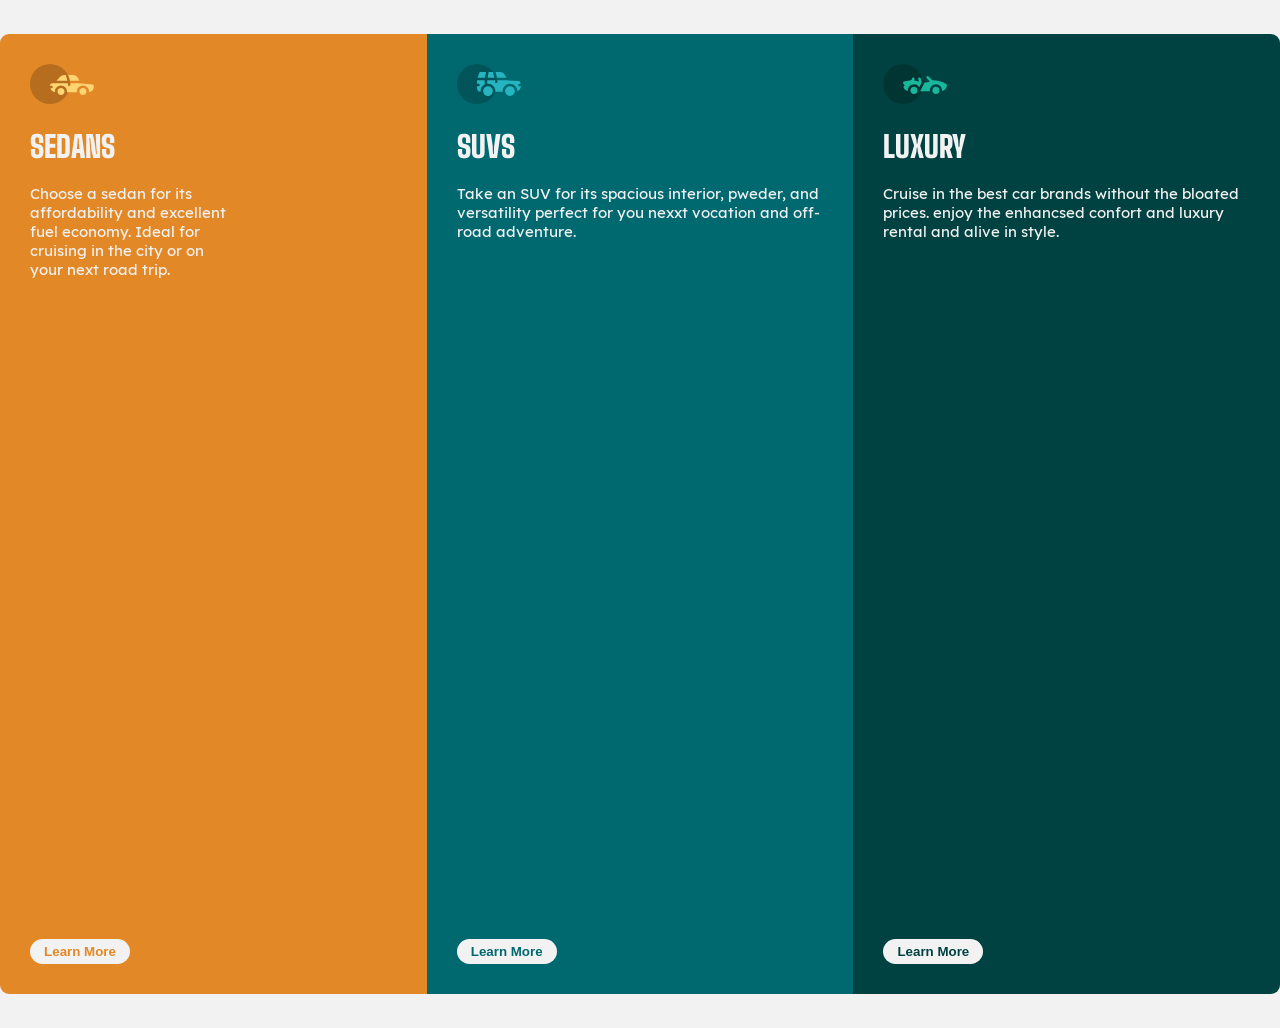
<file: index.html>
<!DOCTYPE html>
<html lang="en">

<head>
    <meta charset="utf-8">
    <meta http-equiv="X-UA-Compatible" content="IE=edge">
    <title> My cars</title>
    <meta name="description" content="">
    <meta name="viewport" content="width=device-width, initial-scale=1">
    <link rel="stylesheet" href="style.css">
</head>

<body>
    <div class="row">
        <div class="left-boarder orange column">
            <div id="image">
                <img src="./images/icon-sedans.svg" alt="cars">
            </div>
            <div>
                <h1>SEDANS</h1>
                <p> Choose a sedan for its<br>affordability and excellent<br>fuel economy. Ideal for<br>cruising in the
                    city or on<br>your next road trip.</p>
            </div>
            <button type="buttom" class="bright button">Learn More</button>
        </div>
        <div class="cyan column">
            <div id="image">
                <img src="./images/icon-suvs.svg" alt="cars">
            </div>
            <div>
                <h1>SUVS</h1>
                <p> Take an SUV for its spacious interior, pweder, and versatility perfect for you nexxt vocation and
                    off-road adventure.</p>
            </div>
            <button type="button" class="blue button">Learn More</button>
        </div>
        <div class="right-border green column">
            <div id="image">
                <img src="./images/icon-luxury.svg" alt="cars">
            </div>
            <div>
                <h1>LUXURY</h1>
                <p> Cruise in the best car brands without the bloated prices. enjoy the enhancsed confort and luxury
                    rental and alive in style.</p>
            </div>
            <button type="button" class="btn-green button">Learn More</button>
        </div>
    </div>
</body>

</html>
</file>
<file: style.css>
@font-face {
  font-family: lexenda;
  src: url(LexendDeca-Regular.ttf);
}
@font-face {
  font-family: header;
  src: url(BigShouldersDisplay-Black.ttf);
}
body {
  padding: 0;
  margin: 0;
}

.row {
  /* padding: 20%; */
  width: 100vw;
  height: 100vh;
  display: flex;
  flex-direction: row;
  justify-content: center;
  align-items: center;
  background-color: hsl(0, 0%, 95%);
}
.column {
  height: 50%;
  width: 180px;
  flex-direction: column;
  display: flex;
  padding: 30px;
  font-size: 15px;
}
.orange {
  background-color: hsl(31, 77%, 52%);
}
.cyan {
  background-color: hsl(184, 100%, 22%);
}
.green {
  background-color: hsl(179, 100%, 13%);
}
h1 {
  color: hsl(0, 0%, 95%);
  font-family: header;
  font-size: 300;
}
p {
  text-align: left;
  color: hsl(0, 0%, 95%);
  font-family: lexenda;
  font-weight: 400;
  font-size: 15px;
}
button {
  /* color: hsl(31, 77%, 52%); */
  /* background-color: white; */
  font-weight: bold;
  padding: 5px;
  text-align: center;
  border: none;
  border-radius: 30px;
  width: 100px;
  margin-top: auto;
  cursor: pointer;
}

.left-boarder {
  border-radius: 9px 0 0 9px;
}
.right-border {
  border-radius: 0 9px 9px 0;
}
.bright {
  color: hsl(31, 77%, 52%);
  background-color: hsl(0, 0%, 95%);
}
.blue {
  color: hsl(184, 100%, 22%);
  background-color: hsl(0, 0%, 95%);
}
.btn-green {
  color: hsl(179, 100%, 13%);
  background-color: hsl(0, 0%, 95%);
}
.bright:hover {
  color: hsl(0, 0%, 95%);
  border: 3px solid hsl(0, 0%, 95%);
  background-color: hsl(31, 77%, 52%);
}
.blue:hover {
  background-color: hsl(184, 100%, 22%);
  color: hsl(0, 0%, 95%);
  border: 3px solid hsl(0, 0%, 95%);
}
.btn-green:hover {
  background-color: hsl(179, 100%, 13%);
  color: hsl(0, 0%, 95%);
  border: 3px solid hsl(0, 0%, 95%);
}
/* phone style */
@media screen and (max-width: 375px) {
  .row {
    flex-direction: column;
    width: 100%;
    height: 95%;
    padding-top: 5%;
    padding-bottom: 5%;
  }
  .orange,
  .cyan,
  .green {
    width: 65%;
    height: auto;
  }
}
@media screen and (max-width: 1440px) {
  .row {
    width: 100vw;
    height: 100vh;
    padding-top: 5%;
    padding-bottom: 5%;
  }
  .orange,
  .cyan,
  .green {
    width: 95%;
    height: 100vh;
  }
}
</file>
